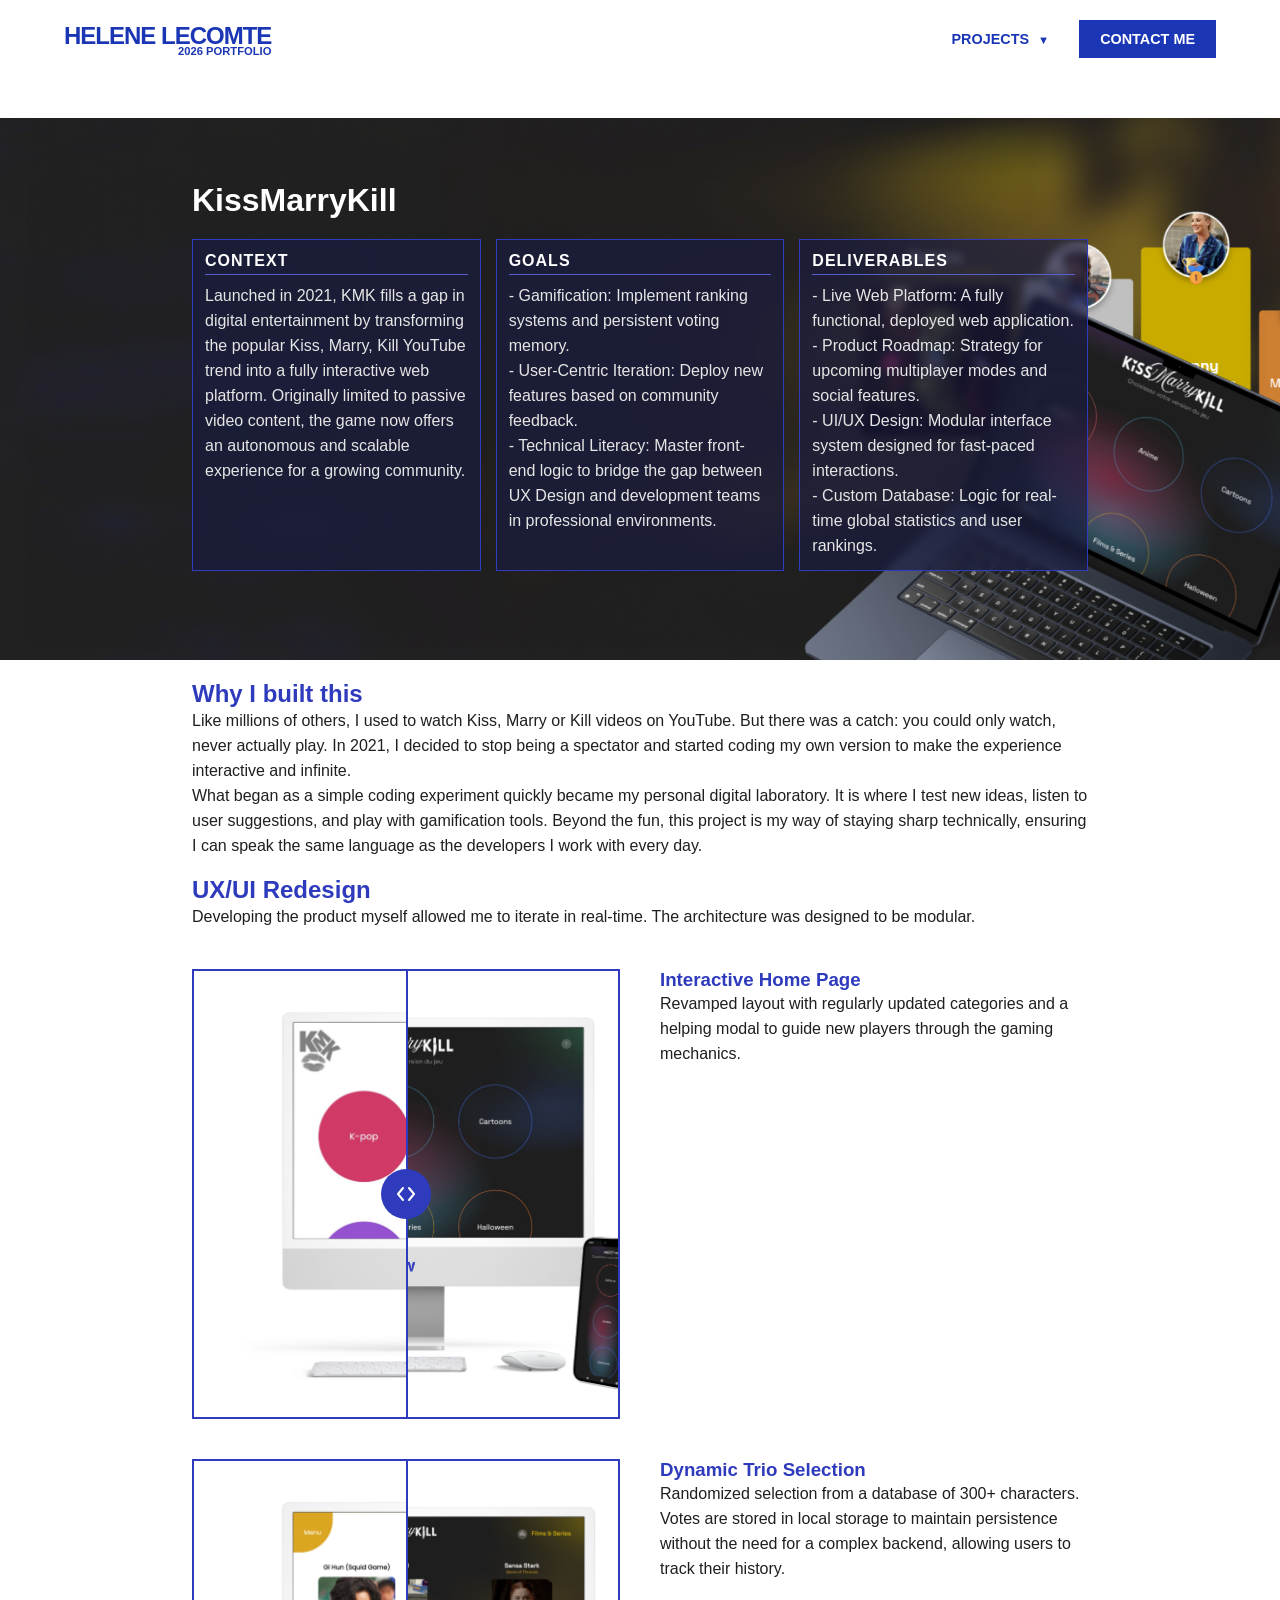
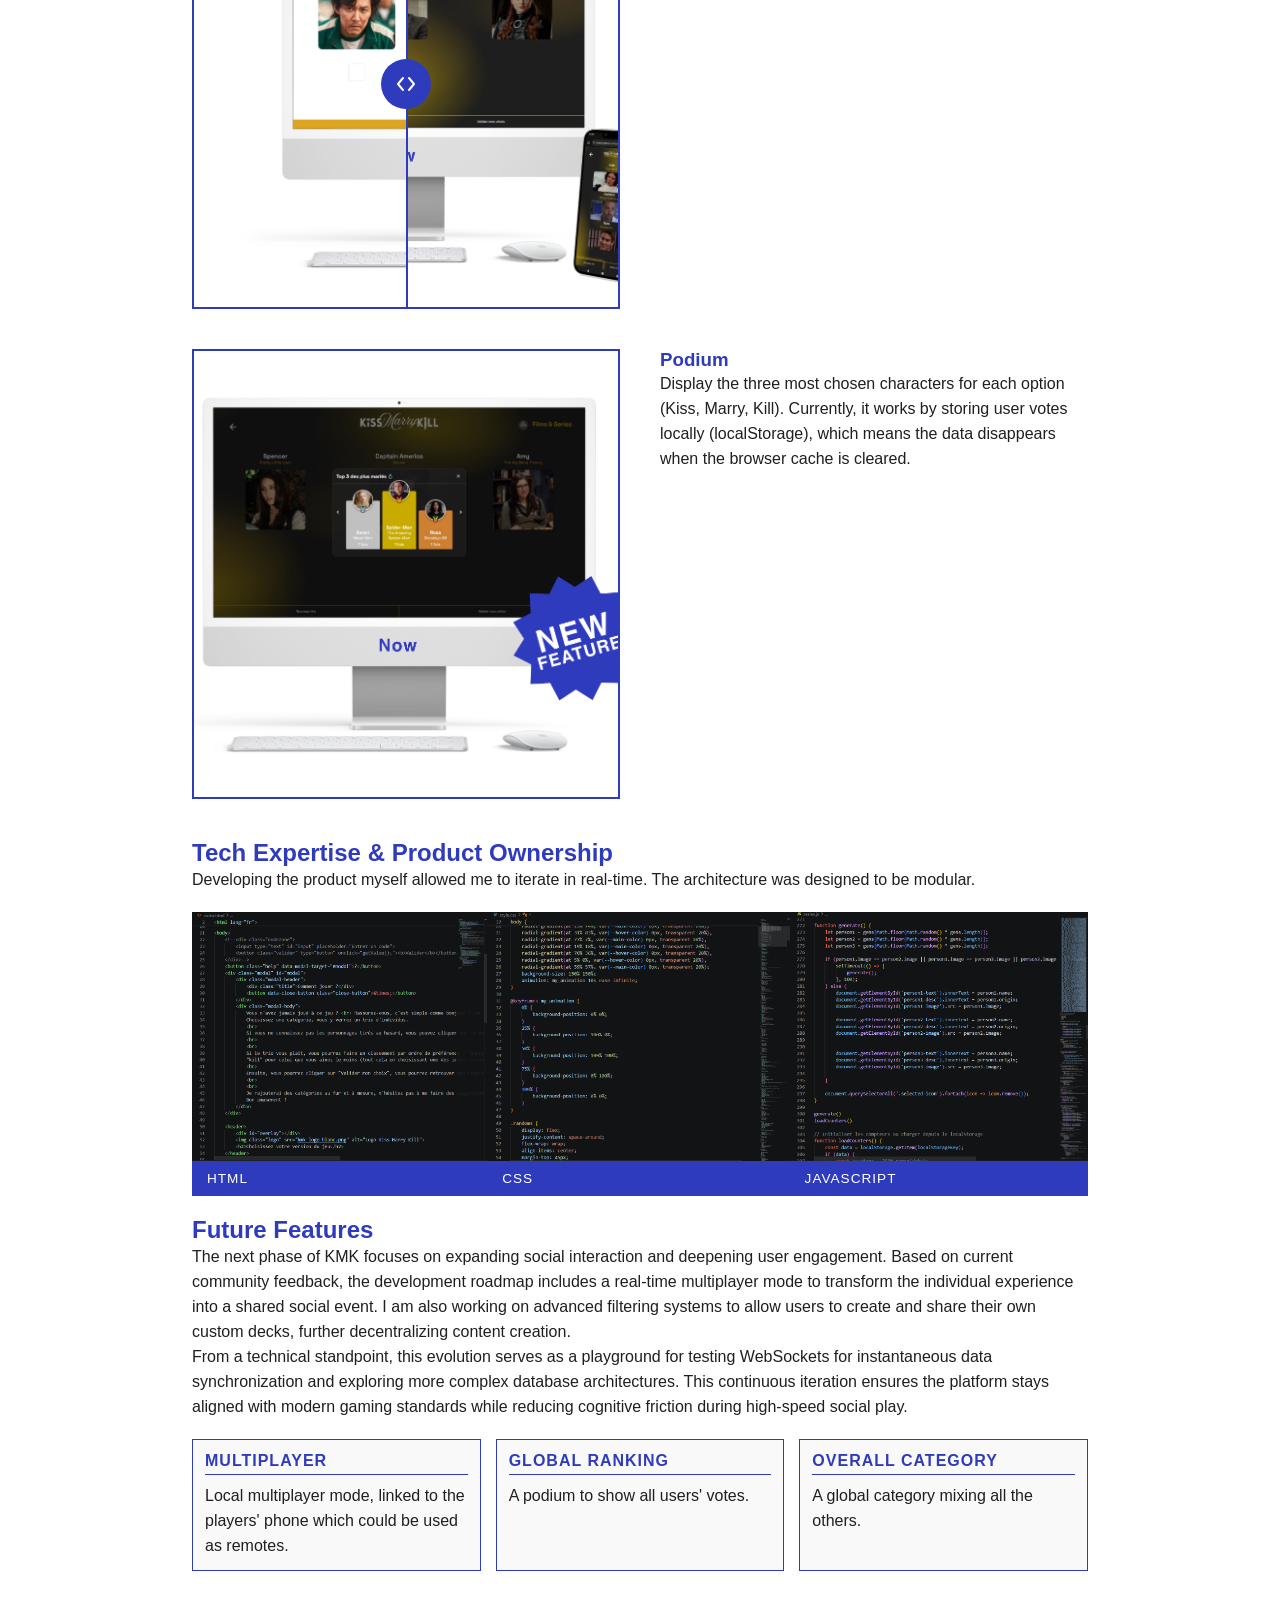
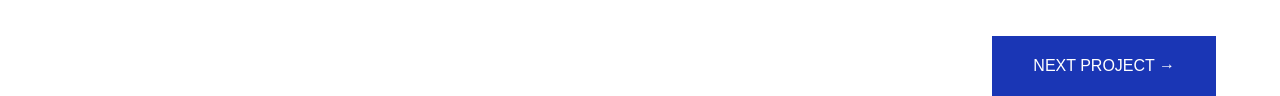
<file: kmk.html>
<!DOCTYPE html>
<html lang="en">
<head>
    <meta charset="UTF-8">
    <meta name="viewport" content="width=device-width, initial-scale=1.0">
    <link rel="stylesheet" href="style.css">
    <link rel="preconnect" href="https://fonts.googleapis.com">
    <link rel="preconnect" href="https://fonts.gstatic.com" crossorigin>
    <link href="https://fonts.googleapis.com/css2?family=Jacquarda+Bastarda+9&display=swap" rel="stylesheet">
    <title>Hélène Lecomte – KissMarryKill</title>
</head>
<body>
    <div id="mobile-warning">
  <div class="warning-content">
    <div class="warning-icon">💻</div>
    <h1>Best experienced on desktop</h1>
    <p>This portfolio features complex layouts and interactive retro elements designed for larger screens.</p>
    <p class="handmade-note">Please switch to a computer for the full experience.</p>
  </div>
</div>

     <div id="loader">
  <div class="loader-name"><span style="font-family:'Jacquarda Bastarda 9',serif">H</span>ELENE_LECOMTE</div>
  <div class="loader-bar-track">
    <div class="loader-bar-fill"></div>
  </div>
  <div class="loader-label">LOADING...</div>
</div>

<header class="project-header">
  <div class="nav-container">
    <a href="index.html" class="logo">
      <span class="logo-main">HELENE LECOMTE</span>
      <span class="logo-sub">2026 PORTFOLIO</span>
    </a>
    <nav class="nav-links">
  <div class="dropdown" id="projectDropdown">
    <a href="#" onclick="toggleDropdown(event)">PROJECTS <span class="arrow">▼</span></a>
    <div class="dropdown-menu" id="dropdownMenu">
        <a href="maestro.html">Maestro</a>
      <a href="landmark.html">Landmark</a>
      <a href="dogliday.html">Dogliday</a>
      <a href="nix.html">NIX</a>
      <a href="kmk.html" class="active-project">KissMarryKill</a>
    </div>
  </div>
  <a href="javascript:void(0)" class="contact-btn" onclick="openContact()">CONTACT ME</a>
</nav>

<!-- Overlay Contact -->
<div class="contact-overlay" id="contactOverlay" onclick="closeContact(event)">
  <div class="contact-modal">
    <button class="contact-close" onclick="closeContact()">✕</button>
    <h2>Let's connect ;)</h2>
    <p class="contact-sub">Hélène Lecomte — UX/UI Designer</p>
    <div class="contact-links">
      <a href="mailto:helenelecomte14@gmail.com" class="contact-link">
        <span class="contact-icon">✉</span>
        <span>helenelecomte14@gmail.com</span>
      </a>
      <a href="https://www.linkedin.com/in/helene-lecomte-ux/" target="_blank" class="contact-link">
        <span class="contact-icon">in</span>
        <span>LinkedIn</span>
      </a>
      <a href="cv.pdf" target="_blank" class="contact-link">
        <span class="contact-icon">✽</span>
        <span>Curriculum Vitae</span>
      </a>
    </div>
  </div>
</div>
</header>

<div class="project-title" style="background-image: url('images/kmk-preview.png');">
    <h1 style="color: white;">KissMarryKill</h1>
    <div class="spec-grid">
        <div class="spec-box2">
            <span class="spec-label2">CONTEXT</span>
            <p>Launched in 2021, KMK fills a gap in digital entertainment by transforming the popular Kiss, Marry, Kill YouTube trend into a fully interactive web platform. Originally limited to passive video content, the game now offers an autonomous and scalable experience for a growing community.</p>
        </div>
        <div class="spec-box2">
            <span class="spec-label2">GOALS</span>
            <p>- Gamification: Implement ranking systems and persistent voting memory.<br>
               - User-Centric Iteration: Deploy new features based on community feedback.<br>
               - Technical Literacy: Master front-end logic to bridge the gap between UX Design and development teams in professional environments.</p>
        </div>
        <div class="spec-box2">
            <span class="spec-label2">DELIVERABLES</span>
            <p>- Live Web Platform: A fully functional, deployed web application.<br>
               - Product Roadmap: Strategy for upcoming multiplayer modes and social features.<br>
               - UI/UX Design: Modular interface system designed for fast-paced interactions.<br>
               - Custom Database: Logic for real-time global statistics and user rankings.</p>
        </div>
    </div>
</div>

<div class="project-page">
    <main class="project-container">
        <section id="context" class="project-section">
    <div class="text-block">
        <h2>Why I built this</h2>
        <p>Like millions of others, I used to watch Kiss, Marry or Kill videos on YouTube. But there was a catch: you could only watch, never actually play. In 2021, I decided to stop being a spectator and started coding my own version to make the experience interactive and infinite.</p>
        <p>What began as a simple coding experiment quickly became my personal digital laboratory. It is where I test new ideas, listen to user suggestions, and play with gamification tools. Beyond the fun, this project is my way of staying sharp technically, ensuring I can speak the same language as the developers I work with every day.</p>
    </div>
</section>
<br>
<div class="text-block">
                <h2>UX/UI Redesign</h2>
                <p>Developing the product myself allowed me to iterate in real-time. The architecture was designed to be modular.</p>
            </div>
<div class="project-comparison-wrapper">
                <div class="comparison-container">
                    <div class="comparison-slider">
                        <img src="images/kmk-home2.png" alt="After" class="image-after">
                        <div class="image-before-wrapper">
                            <img src="images/kmk-home1.png" alt="Before" class="image-before">
                        </div>
                        <input type="range" min="0" max="100" value="50" class="slider-input">
                        <div class="slider-line"></div>
                        <div class="slider-button">
    <svg width="20" height="20" viewBox="0 0 20 20" fill="none" xmlns="http://www.w3.org/2000/svg">
        <polyline points="7,4 2,10 7,16" stroke="white" stroke-width="2" stroke-linecap="round" stroke-linejoin="round"/>
        <polyline points="13,4 18,10 13,16" stroke="white" stroke-width="2" stroke-linecap="round" stroke-linejoin="round"/>
    </svg>
</div>
                    </div>
                </div>
                <div class="comparison-text">
                    <h3>Interactive Home Page</h3>
                    <p>Revamped layout with regularly updated categories and a helping modal to guide new players through the gaming mechanics.</p>
                </div>
            </div>

            <div class="project-comparison-wrapper">
                <div class="comparison-container">
                    <div class="comparison-slider">
                        <img src="images/kmk-cat2.png" alt="After" class="image-after">
                        <div class="image-before-wrapper">
                            <img src="images/kmk-cat1.png" alt="Before" class="image-before">
                        </div>
                        <input type="range" min="0" max="100" value="50" class="slider-input">
                        <div class="slider-line"></div>
                        <div class="slider-button">
    <svg width="20" height="20" viewBox="0 0 20 20" fill="none" xmlns="http://www.w3.org/2000/svg">
        <polyline points="7,4 2,10 7,16" stroke="white" stroke-width="2" stroke-linecap="round" stroke-linejoin="round"/>
        <polyline points="13,4 18,10 13,16" stroke="white" stroke-width="2" stroke-linecap="round" stroke-linejoin="round"/>
    </svg>
</div>
                    </div>
                </div>
                <div class="comparison-text">
                    <h3>Dynamic Trio Selection</h3>
                    <p>Randomized selection from a database of 300+ characters. Votes are stored in local storage to maintain persistence without the need for a complex backend, allowing users to track their history.</p>
                </div>
            </div>

        <div class="project-comparison-wrapper">
    <div class="comparison-container">
        <div class="comparison-slider">
            <img src="images/kmk-podium.png" alt="After Redesign" class="image-after">
        </div>
    </div>
    <div>
        <h3>Podium</h3>
        <p>Display the three most chosen characters for each option (Kiss, Marry, Kill).

Currently, it works by storing user votes locally (localStorage), which means the data disappears when the browser cache is cleared.</p>
    </div>
    </div>
</section>
        </section>

        <section class="project-section">
            <div class="text-block">
                <h2>Tech Expertise & Product Ownership</h2>
                <p>Developing the product myself allowed me to iterate in real-time. The architecture was designed to be modular.</p>
            </div>
            <section class="full-width-gallery nix-gallery">
    <figure class="gallery-item">
        <img src="images/kmk-html.png" alt="modeling">
        <figcaption>HTML</figcaption>
    </figure>
    <figure class="gallery-item">
        <img src="images/kmk-css.png" alt="materials">
        <figcaption>CSS</figcaption>
    </figure>
    <figure class="gallery-item">
        <img src="images/kmk-js.png" alt="rendering">
        <figcaption>JavaScript</figcaption>
    </figure>
</section>
        </section>

        <section id="roadmap" class="project-section">
    <div class="text-block">
        <h2>Future Features</h2>
        <p>The next phase of KMK focuses on expanding social interaction and deepening user engagement. Based on current community feedback, the development roadmap includes a real-time multiplayer mode to transform the individual experience into a shared social event. I am also working on advanced filtering systems to allow users to create and share their own custom decks, further decentralizing content creation.</p>
        <p>From a technical standpoint, this evolution serves as a playground for testing WebSockets for instantaneous data synchronization and exploring more complex database architectures. This continuous iteration ensures the platform stays aligned with modern gaming standards while reducing cognitive friction during high-speed social play.</p>
    </div>

    <div class="spec-grid">
                <div class="spec-box">
                    <span class="spec-label">MULTIPLAYER</span>
                    <p>Local multiplayer mode, linked to the players' phone which could be used as remotes.</p>
                </div>
                <div class="spec-box">
                    <span class="spec-label">GLOBAL RANKING</span>
                    <p>A podium to show all users' votes.</p>
                </div>
                <div class="spec-box">
                    <span class="spec-label">OVERALL CATEGORY</span>
                    <p>A global category mixing all the others.</p>
                </div>
            </div>
</section>

        <a href="maestro.html" class="next-btn">NEXT PROJECT    →</a>
    </main>
</div>

<script src="script.js"></script>
</body>
</html>
</file>
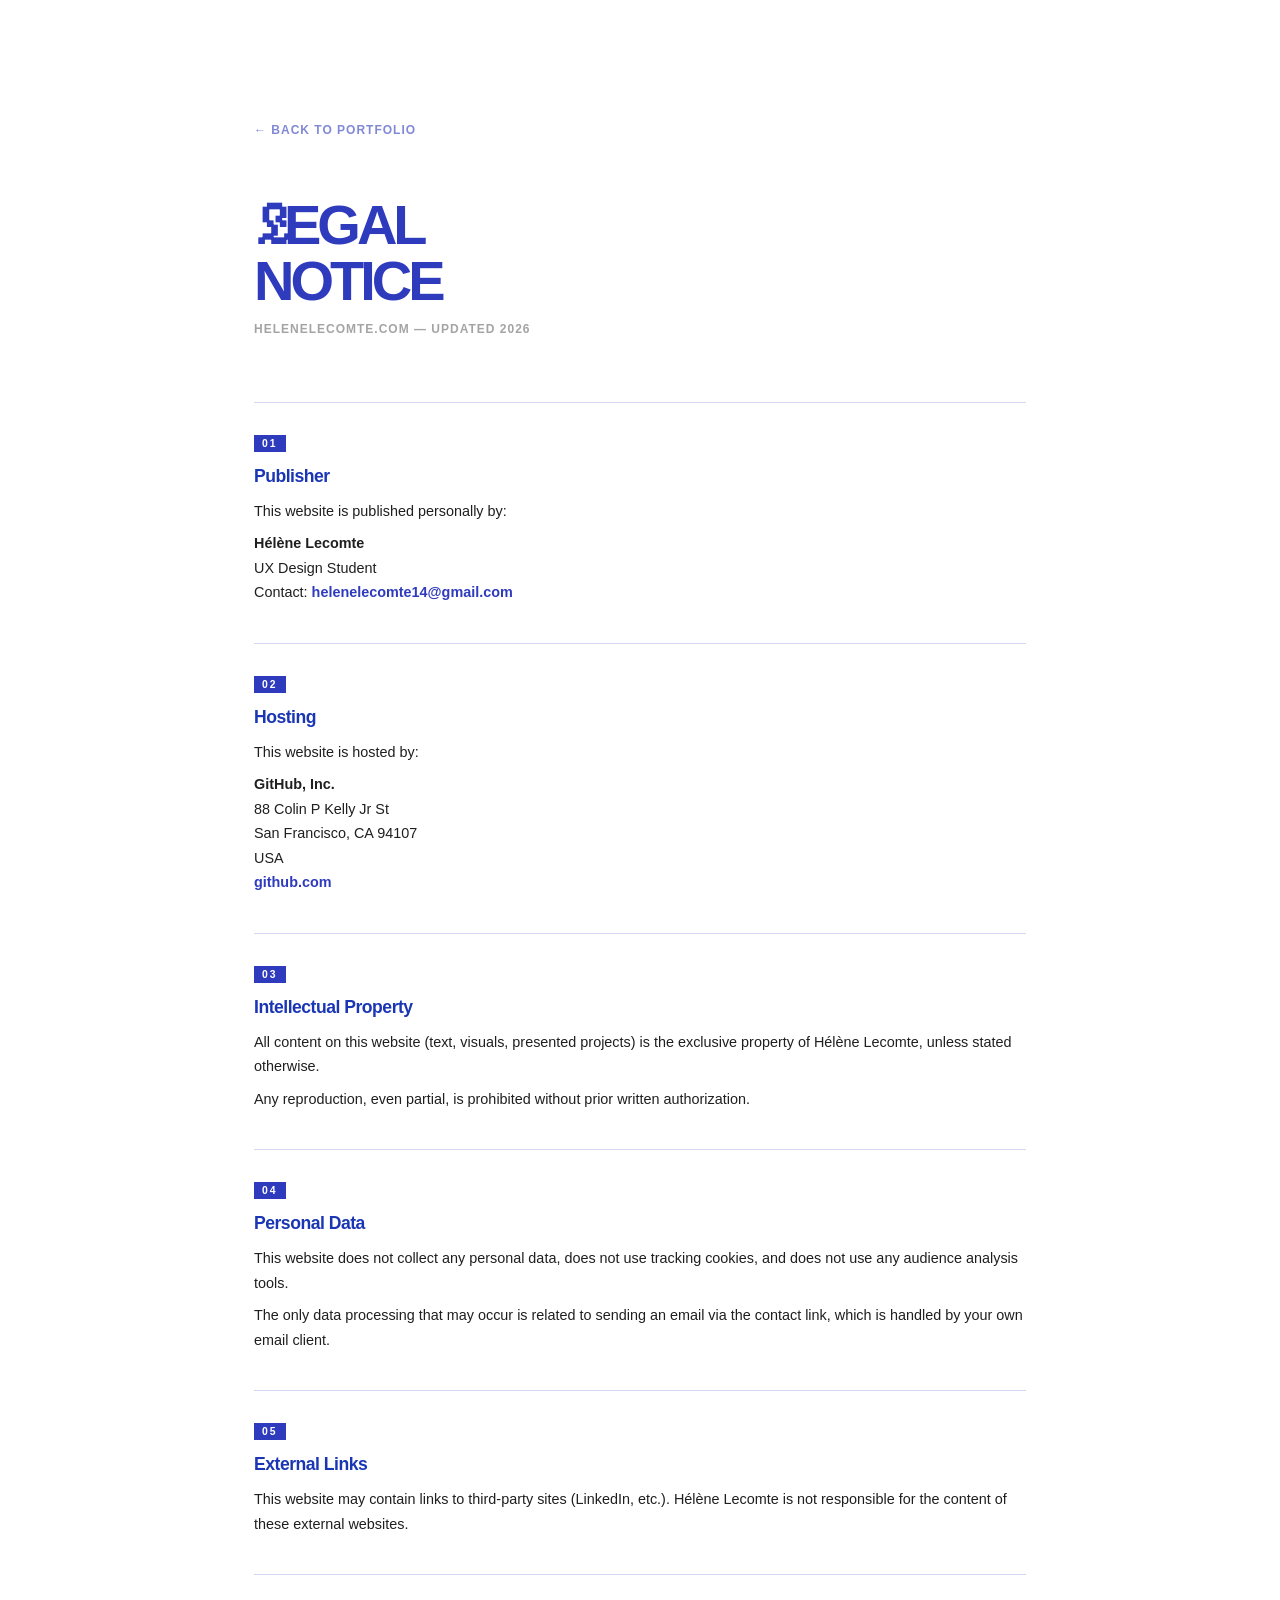
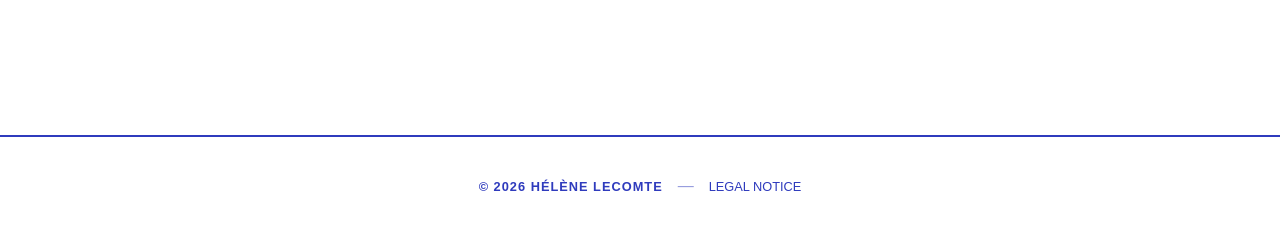
<file: legal.html>
<!DOCTYPE html>
<html lang="en">
<head>
  <meta charset="UTF-8">
  <meta name="viewport" content="width=device-width, initial-scale=1.0">
  <link rel="stylesheet" href="style.css">
  <link rel="preconnect" href="https://fonts.googleapis.com">
  <link rel="preconnect" href="https://fonts.gstatic.com" crossorigin>
  <link href="https://fonts.googleapis.com/css2?family=Jacquarda+Bastarda+9&display=swap" rel="stylesheet">
  <title>Legal Notice – Hélène Lecomte</title>
  <style>
    .legal-page {
      max-width: 900px;
      margin: 0 auto;
      padding: 120px 5% 80px;
    }

    .legal-back {
      display: inline-flex;
      align-items: center;
      gap: 8px;
      font-size: 0.75rem;
      font-weight: bold;
      letter-spacing: 1px;
      text-transform: uppercase;
      color: #2f3bbd;
      text-decoration: none;
      margin-bottom: 60px;
      opacity: 0.6;
      transition: opacity 0.2s;
    }

    .legal-back:hover {
      opacity: 1;
      text-decoration: none;
    }

    .legal-heading {
      font-size: 56px;
      font-weight: 900;
      color: #2f3bbd;
      letter-spacing: -4px;
      line-height: 1;
      margin-bottom: 8px;
    }

    .legal-heading .alt {
      font-family: "Jacquarda Bastarda 9", serif;
    }

    .legal-meta {
      font-size: 0.75rem;
      font-weight: bold;
      letter-spacing: 1px;
      text-transform: uppercase;
      opacity: 0.4;
      margin-bottom: 60px;
    }

    .legal-section {
      border-top: 1px solid #2f3bbd33;
      padding: 30px 0;
    }

    .legal-section:last-of-type {
      border-bottom: 1px solid #2f3bbd33;
    }

    .legal-label {
      display: inline-block;
      font-size: 0.65rem;
      font-weight: bold;
      letter-spacing: 2px;
      text-transform: uppercase;
      color: #ffffff;
      background: #2f3bbd;
      padding: 3px 8px;
      margin-bottom: 14px;
    }

    .legal-section h2 {
      font-size: 1.1rem;
      font-weight: 900;
      color: #1a36b5;
      letter-spacing: -0.5px;
      margin-bottom: 12px;
    }

    .legal-section p {
      font-size: 0.9rem;
      line-height: 1.7;
      color: #1f1f1f;
      margin-bottom: 8px;
    }

    .legal-section a {
      color: #2f3bbd;
      font-weight: bold;
    }

    .legal-section a:hover {
      text-decoration: underline;
    }
  </style>
</head>

<body>

  <main class="legal-page">

    <a href="index.html" class="legal-back">← Back to portfolio</a>

    <h1 class="legal-heading"><span class="alt">L</span>EGAL<br>NOTICE</h1>
    <p class="legal-meta">HELENELECOMTE.COM — UPDATED 2026</p>

    <div class="legal-section">
      <span class="legal-label">01</span>
      <h2>Publisher</h2>
      <p>This website is published personally by:</p>
      <p><strong>Hélène Lecomte</strong><br>
      UX Design Student<br>
      Contact: <a href="mailto:helenelecomte14@gmail.com">helenelecomte14@gmail.com</a></p>
    </div>

    <div class="legal-section">
      <span class="legal-label">02</span>
      <h2>Hosting</h2>
      <p>This website is hosted by:</p>
      <p><strong>GitHub, Inc.</strong><br>
      88 Colin P Kelly Jr St<br>
      San Francisco, CA 94107<br>
      USA<br>
      <a href="https://github.com" target="_blank" rel="noopener">github.com</a></p>
    </div>

    <div class="legal-section">
      <span class="legal-label">03</span>
      <h2>Intellectual Property</h2>
      <p>All content on this website (text, visuals, presented projects) is the exclusive property of Hélène Lecomte, unless stated otherwise.</p>
      <p>Any reproduction, even partial, is prohibited without prior written authorization.</p>
    </div>

    <div class="legal-section">
      <span class="legal-label">04</span>
      <h2>Personal Data</h2>
      <p>This website does not collect any personal data, does not use tracking cookies, and does not use any audience analysis tools.</p>
      <p>The only data processing that may occur is related to sending an email via the contact link, which is handled by your own email client.</p>
    </div>

    <div class="legal-section">
      <span class="legal-label">05</span>
      <h2>External Links</h2>
      <p>This website may contain links to third-party sites (LinkedIn, etc.). Hélène Lecomte is not responsible for the content of these external websites.</p>
    </div>

  </main>

  <footer class="site-footer">
    <div class="footer-inner">
      <span class="footer-name">© 2026 Hélène Lecomte</span>
      <span class="footer-sep">—</span>
      <a href="legal.html" class="footer-link">Legal Notice</a>
    </div>
  </footer>

</body>
</html>
</file>
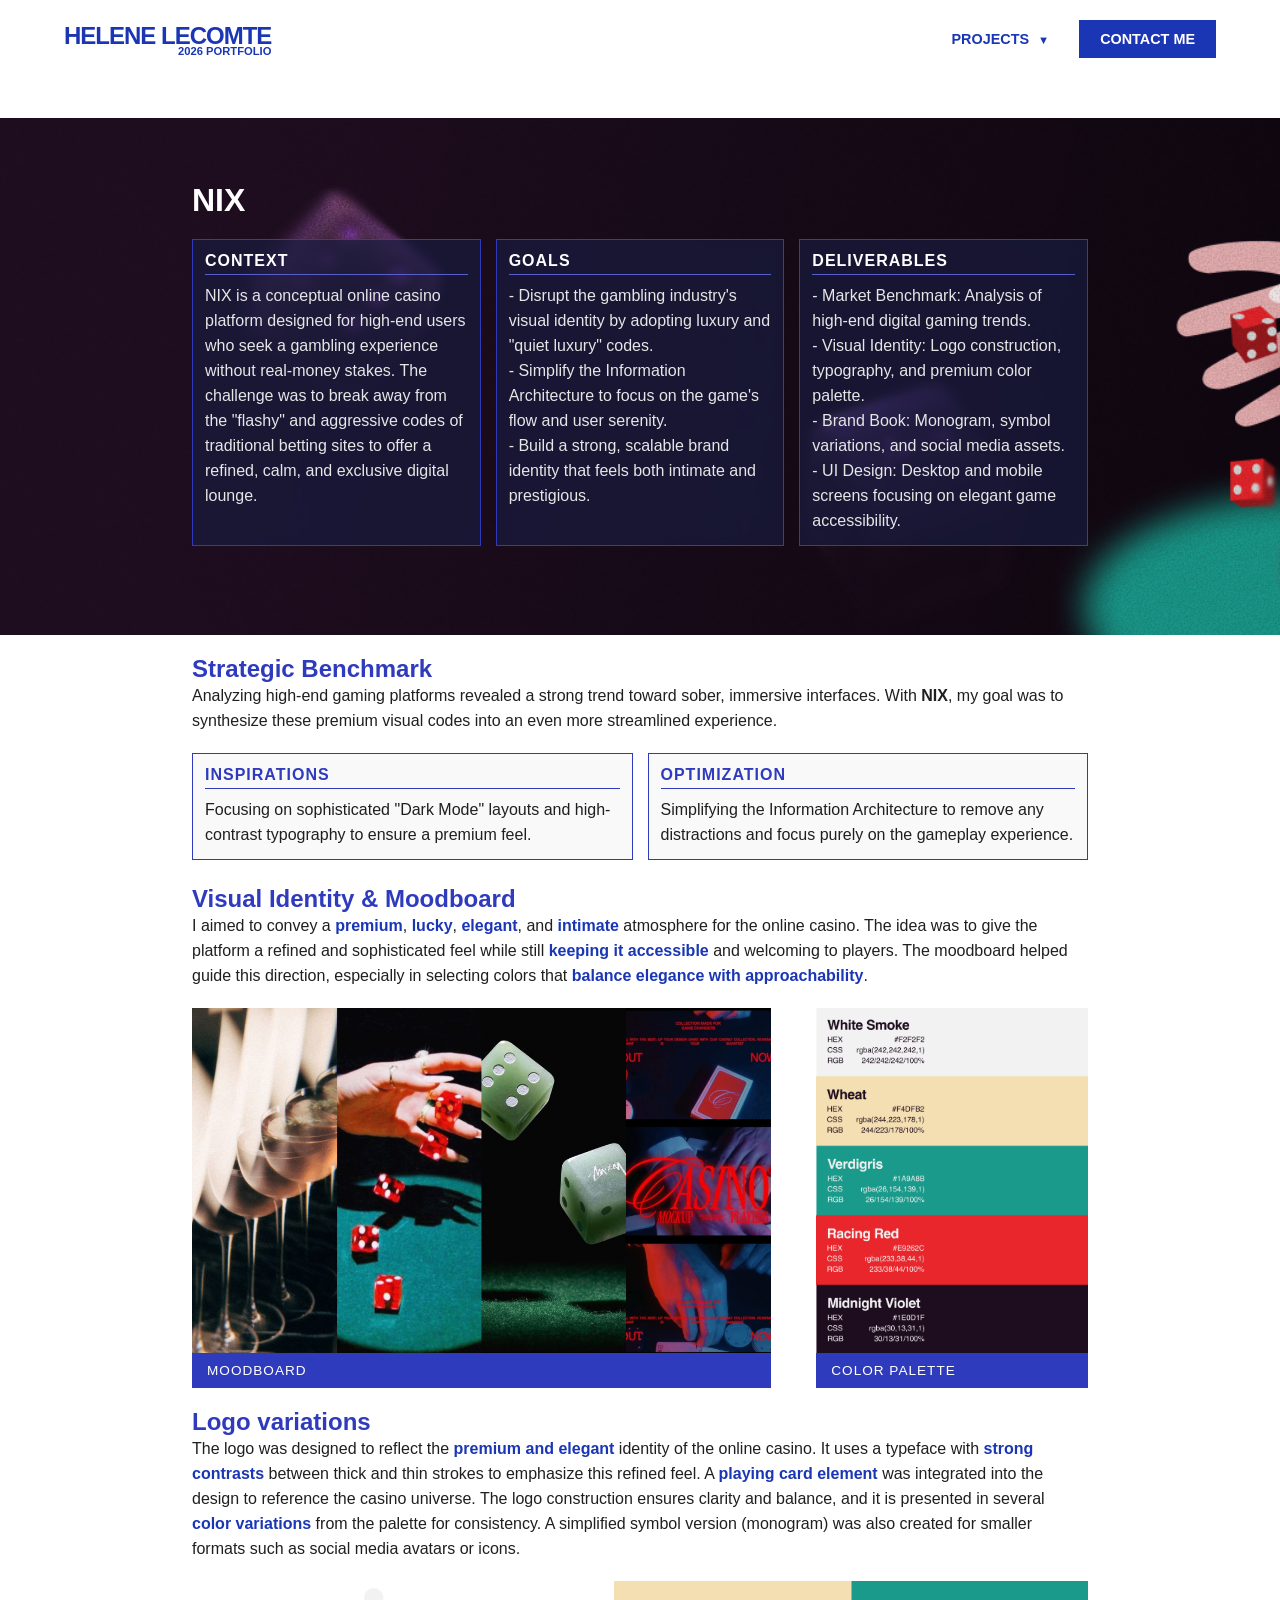
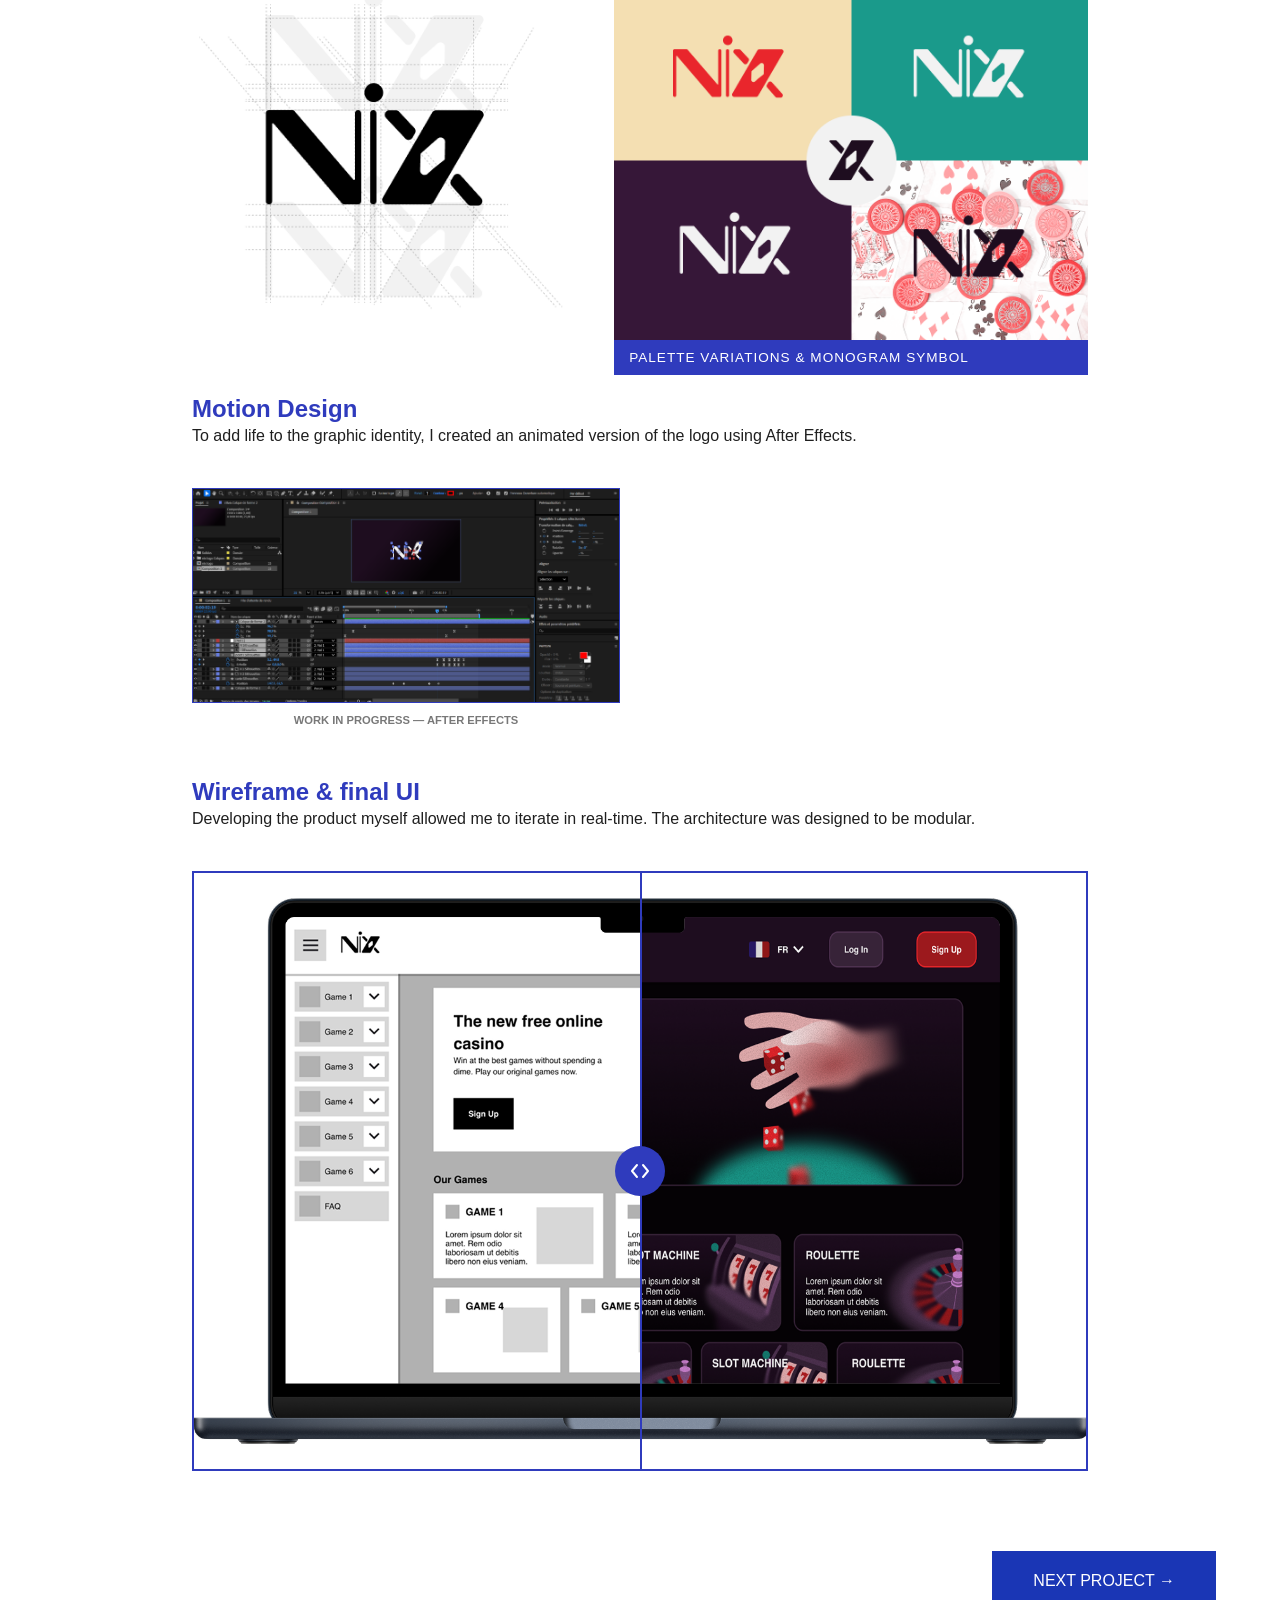
<file: nix.html>
<!DOCTYPE html>
<html lang="en">
<head>
    <meta charset="UTF-8">
    <meta name="viewport" content="width=device-width, initial-scale=1.0">
    <link rel="stylesheet" href="style.css">
    <link rel="preconnect" href="https://fonts.googleapis.com">
    <link rel="preconnect" href="https://fonts.gstatic.com" crossorigin>
    <link href="https://fonts.googleapis.com/css2?family=Jacquarda+Bastarda+9&display=swap" rel="stylesheet">
    <title>Hélène Lecomte – NIX</title>
</head>
<body>
    <div id="mobile-warning">
  <div class="warning-content">
    <div class="warning-icon">💻</div>
    <h1>Best experienced on desktop</h1>
    <p>This portfolio features complex layouts and interactive retro elements designed for larger screens.</p>
    <p class="handmade-note">Please switch to a computer for the full experience.</p>
  </div>
</div>
     <div id="loader">
  <div class="loader-name"><span style="font-family:'Jacquarda Bastarda 9',serif">H</span>ELENE_LECOMTE</div>
  <div class="loader-bar-track">
    <div class="loader-bar-fill"></div>
  </div>
  <div class="loader-label">LOADING...</div>
</div>

<header class="project-header">
  <div class="nav-container">
    <a href="index.html" class="logo">
      <span class="logo-main">HELENE LECOMTE</span>
      <span class="logo-sub">2026 PORTFOLIO</span>
    </a>
    <nav class="nav-links">
  <div class="dropdown" id="projectDropdown">
    <a href="#" onclick="toggleDropdown(event)">PROJECTS <span class="arrow">▼</span></a>
    <div class="dropdown-menu" id="dropdownMenu">
        <a href="maestro.html">Maestro</a>
      <a href="landmark.html">Landmark</a>
      <a href="dogliday.html">Dogliday</a>
      <a href="nix.html" class="active-project">NIX</a>
      <a href="kmk.html">KissMarryKill</a>
    </div>
  </div>
  <a href="javascript:void(0)" class="contact-btn" onclick="openContact()">CONTACT ME</a>
</nav>

<!-- Overlay Contact -->
<div class="contact-overlay" id="contactOverlay" onclick="closeContact(event)">
  <div class="contact-modal">
    <button class="contact-close" onclick="closeContact()">✕</button>
    <h2>Let's connect ;)</h2>
    <p class="contact-sub">Hélène Lecomte — UX/UI Designer</p>
    <div class="contact-links">
      <a href="mailto:helenelecomte14@gmail.com" class="contact-link">
        <span class="contact-icon">✉</span>
        <span>helenelecomte14@gmail.com</span>
      </a>
      <a href="https://www.linkedin.com/in/helene-lecomte-ux/" target="_blank" class="contact-link">
        <span class="contact-icon">in</span>
        <span>LinkedIn</span>
      </a>
      <a href="cv.pdf" target="_blank" class="contact-link">
        <span class="contact-icon">✽</span>
        <span>Curriculum Vitae</span>
      </a>
    </div>
  </div>
</div>
</header>

<div class="project-title" style="background-image: url('images/nix-preview.png');">
    <h1 style="color: white;">NIX</h1>
    <div class="spec-grid">
        <div class="spec-box2">
            <span class="spec-label2">CONTEXT</span>
            <p>NIX is a conceptual online casino platform designed for high-end users who seek a gambling experience without real-money stakes. The challenge was to break away from the "flashy" and aggressive codes of traditional betting sites to offer a refined, calm, and exclusive digital lounge.</p>
        </div>
        <div class="spec-box2">
            <span class="spec-label2">GOALS</span>
            <p>- Disrupt the gambling industry's visual identity by adopting luxury and "quiet luxury" codes.<br>
               - Simplify the Information Architecture to focus on the game's flow and user serenity.<br>
               - Build a strong, scalable brand identity that feels both intimate and prestigious.</p>
        </div>
        <div class="spec-box2">
            <span class="spec-label2">DELIVERABLES</span>
            <p>- Market Benchmark: Analysis of high-end digital gaming trends.<br>
               - Visual Identity: Logo construction, typography, and premium color palette.<br>
               - Brand Book: Monogram, symbol variations, and social media assets.<br>
               - UI Design: Desktop and mobile screens focusing on elegant game accessibility.</p>
        </div>
    </div>
</div>

<div class="project-page">
    <main class="project-container">
        <section class="project-section">
    <div class="text-block">
        <h2>Strategic Benchmark</h2>
        <p>Analyzing high-end gaming platforms revealed a strong trend toward sober, immersive interfaces. With <strong>NIX</strong>, my goal was to synthesize these premium visual codes into an even more streamlined experience.</p>
        
        <div class="spec-grid">
            <div class="spec-box">
                <span class="spec-label">INSPIRATIONS</span>
                <p>Focusing on sophisticated "Dark Mode" layouts and high-contrast typography to ensure a premium feel.</p>
            </div>
            <div class="spec-box">
                <span class="spec-label">OPTIMIZATION</span>
                <p>Simplifying the Information Architecture to remove any distractions and focus purely on the gameplay experience.</p>
            </div>
        </div>
    </div>
</section>

        <section class="project-section reverse">
            <div class="text-block">
                <h2>Visual Identity & Moodboard</h2>
                <p>I aimed to convey a <b>premium</b>, <b>lucky</b>, <b>elegant</b>, and <b>intimate</b> atmosphere for the online casino. The idea was to give the platform a refined and sophisticated feel while still <b>keeping it accessible</b> and welcoming to players. The moodboard helped guide this direction, especially in selecting colors that <b>balance elegance with approachability</b>.</p>
                <section class="full-width-gallery-gap nix-gallery">
    <figure class="gallery-item">
        <img src="images/nix-moodboard.png" alt="Moodboard">
        <figcaption>Moodboard</figcaption>
    </figure>
    <figure class="gallery-item">
        <img src="images/nix-palette.png" alt="Palette">
        <figcaption>Color palette</figcaption>
    </figure>
</section>
        </section>

        <section class="project-section reverse">
            <div class="text-block">
                <h2>Logo variations</h2>
                <p>The logo was designed to reflect the <b>premium and elegant</b> identity of the online casino. It uses a typeface with <b>strong contrasts</b> between thick and thin strokes to emphasize this refined feel. A <b>playing card element</b> was integrated into the design to reference the casino universe. The logo construction ensures clarity and balance, and it is presented in several <b>color variations</b> from the palette for consistency. A simplified symbol version (monogram) was also created for smaller formats such as social media avatars or icons.</p>
                <section class="full-width-gallery-gap nix-gallery">
    <figure class="gallery-item">
        <img src="images/nix-logo.png" alt="Logo construction">
    </figure>
    <figure class="gallery-item">
        <img src="images/nix-logocouleurs.png" alt="Palette">
        <figcaption>Palette variations & monogram symbol</figcaption>
    </figure>
</section>
        </section>

           <section class="project-section">
    <div class="text-block">
        <h2>Motion Design</h2>
        <p>To add life to the graphic identity, I created an animated version of the logo using After Effects.</p>
    </div>
    
    <div class="project-comparison-wrapper">
        <div style="flex: 1; min-width: 0; display: flex; flex-direction: column;">
            <div class="image" style="flex: 1;">
                <img src="images/nix-aftereffects.png" alt="After Effects Workspace" style="width: 100%; height: 100%; object-fit: cover; display: block;">
            </div>
            <p style="font-size: 0.7rem; padding: 5px; text-align: center; font-weight: bold; text-transform: uppercase; opacity: 0.6;">Work in progress — After Effects</p>
        </div>

        <video src="images/nix-motion.mp4"
           autoplay loop muted playsinline>
    </video>
    </div>
</section>

<div class="text-block">
                <h2>Wireframe & final UI</h2>
                <p>Developing the product myself allowed me to iterate in real-time. The architecture was designed to be modular.</p>
            </div>
<div class="project-comparison-wrapper" style="justify-content: center;">
    <div class="comparison-container" style="max-width: 900px; width: 100%;">
        <div class="comparison-slider" style="height: 600px;">
            <img src="images/nix-ui.png" alt="After" class="image-after">
            <div class="image-before-wrapper">
                <img src="images/nix-wireframe.png" alt="Before" class="image-before" style="min-width: 900px;">
            </div>
            <input type="range" min="0" max="100" value="50" class="slider-input">
            <div class="slider-line"></div>
            <div class="slider-button">
    <svg width="20" height="20" viewBox="0 0 20 20" fill="none" xmlns="http://www.w3.org/2000/svg">
        <polyline points="7,4 2,10 7,16" stroke="white" stroke-width="2" stroke-linecap="round" stroke-linejoin="round"/>
        <polyline points="13,4 18,10 13,16" stroke="white" stroke-width="2" stroke-linecap="round" stroke-linejoin="round"/>
    </svg>
</div>
        </div>
    </div>
</div>

        <a href="kmk.html" class="next-btn">NEXT PROJECT    →</a>
    </main>
</div>
<script src="script.js"></script>
</body>
</html>
</file>
<file: style.css>
* {
  margin: 0;
  padding: 0;
  box-sizing: border-box;
  font-family: Helvetica, sans-serif;
}

body {
  background: #ffffff;
  color: #2f3bbd;
  overflow-x: hidden;
}

/* ===== LOADER ===== */

#loader {
  position: fixed;
  inset: 0;
  background: #ffffff;
  z-index: 99999;
  display: flex;
  flex-direction: column;
  align-items: center;
  justify-content: center;
  gap: 16px;
  transition: opacity 0.4s ease;
}

#loader.hidden {
  opacity: 0;
  pointer-events: none;
}

.loader-name {
  font-family: Helvetica, sans-serif;
  font-weight: 900;
  font-size: 28px;
  letter-spacing: -2px;
  color: #2f3bbd;
}

.loader-bar-track {
  width: 200px;
  height: 2px;
  background: #e0e3f8;
}

.loader-bar-fill {
  height: 100%;
  width: 0%;
  background: #2f3bbd;
  animation: load 1s ease forwards;
}

.loader-label {
  font-family: monospace;
  font-size: 11px;
  color: #2f3bbd;
  opacity: 0.5;
  letter-spacing: 2px;
}

@keyframes load {
  to { width: 100%; }
}

p {
  color: #1f1f1f;
  line-height: 25px;
}

.landmark, .dogliday, .nix, .maestro, .kmk {
  font-weight: 700;
}

/* 1. Largeur de la barre */
::-webkit-scrollbar {
  width: 15px;
}

/* 2. Le fond (Track) : On utilise un motif pointillé pour le côté rétro */
::-webkit-scrollbar-track {
  background-color: #ffffff;
  background-size: 2px 2px;
  border: 2px solid;
  border-color: #2f3bbd55;
}

/* 3. Le curseur (Handle) : L'effet relief est ici ! */
::-webkit-scrollbar-thumb {
  background: #2f3bbd;
  /* Effet 3D : clair en haut/gauche, sombre en bas/droite */
}

::-webkit-scrollbar-thumb:active {
  /* Inversion du relief quand on clique */
  background-color: #6c74ca;
}

/* ===== TOP SCROLLING BANNER ===== */

.banner {
  position: absolute;
  top: 0;
  width: 100%;
  overflow: hidden;
  white-space: nowrap;
  background: transparent;
  padding: 10px 0;
  z-index: 1000;
}

.banner-content {
  display: inline-block;
  animation: scroll 15s linear infinite;
  font-weight: bold;
  font-size: 14px;
  opacity: 0.6;
}

@keyframes scroll {
  from { transform: translateX(0); }
  to { transform: translateX(-50%); }
}

/* ===== MAIN LAYOUT ===== */

.container {
  min-height: 100vh;
  display: flex;
  flex-direction: column;
  justify-content: center;
  align-items: center;
  padding-top: 60px;
  text-align: center;
  position: relative;
}

.item {
  position: absolute;
  z-index: 1;
  padding: 10px; /* Espace entre l'image et le cadre bleu */
  border: 1px solid #4855e0; /* La ligne bleue du cadre */
  display: inline-block;
}

.item img {
  display: block;
  max-width: 150px; /* Ajuste la taille globale ici */
  height: auto;
  /* Optionnel : appliquer un filtre bleu pour coller à ton design */
  filter: contrast(1.2) sepia(100%) hue-rotate(190deg) saturate(2);
}

/* Les petits carrés aux 4 coins */
.item::before, .item::after {
  content: "";
  position: absolute;
  width: 6px;
  height: 6px;
  background: white;
  border: 1px solid #4855e0;
}

/* Placement des coins (Top-Left et Bottom-Right) */
.item::before { top: -4px; left: -4px; box-shadow: calc(100% + 2px) 0 0 0 transparent;}
.item::after { bottom: -4px; right: -4px; }

/* Ajout manuel des 2 autres coins via des div si tu veux la perfection, 
   mais voici déjà les rotations pour l'effet déstructuré */
.box-ticket { transform: rotate(-10deg); }
.box-violin { transform: rotate(5deg);}
.box-flower { transform: rotate(-5deg); }
.box-disco  { transform: rotate(10deg);}
.box-berry  { transform: rotate(-15deg);}
.box-headphone { transform: rotate(15deg);}

/* Responsive : On cache ou on réduit sur mobile */
@media (max-width: 768px) {
  .decor-layer { display: none; }
}

/* ===== TITLE ===== */

.title {
    font-family: Helvetica, sans-serif;
  font-size: 60px;
  font-weight: 900;
  letter-spacing: 2px;
  position: relative;
  letter-spacing: -5px;
}

.title span {
  display: inline-block;
  opacity: 0;
  transition: opacity 0.1s ease;
}

.title span:hover {
  font-weight: 1000;
  transform: translateY(-8px);
}

.cursor {
  display: inline-block;
  animation: blink 1s infinite;
}

@keyframes blink {
  0%, 50%, 100% { opacity: 1; }
  25%, 75% { opacity: 0; }
}

.alt {
    font-family: "Jacquarda Bastarda 9", serif;
}

.subtitle {
    letter-spacing: -1px;
  margin-top: -10px;
  font-size: 18px;
  font-weight: normal;
  text-align: end;
}

/* ===== PROJECTS ===== */

.projects {
  margin-top: 80px;
  width: 70%;
  display: flex;
  justify-content: space-evenly;
}

.column {
  display: flex;
  text-align: left;
  flex-direction: column;
  gap: 20px;
  font-size: 22px;
}

a {
  text-decoration: none;
  color: #2f3bbd;
}

a:hover {
  text-decoration: underline;
}

.projects a {
  position: relative;
  display: inline-block;
  transition: all 0.3s ease;
  color: inherit;
}

.projects a::before {
  content: ""; /* On laisse vide car on utilise un background-image */
  position: absolute;
  left: -35px; /* Ajuste selon la taille de ton icône */
  top: 50%;
  transform: translateY(-50%) translateX(-10px); /* Centré verticalement */
  width: 24px;  /* Largeur de ton icône */
  height: 24px; /* Hauteur de ton icône */
  background-size: contain;
  background-repeat: no-repeat;
  opacity: 0;
  transition: all 0.3s ease;
}

/* Effet au survol */
.projects a:hover {
  padding-left: 40px; 
}

.projects a:hover::before {
  opacity: 1;
  transform: translateY(-50%) translateX(0);
}

.landmark::before { background-image: url('images accueil/landmark.png'); }
.dogliday::before { background-image: url('images accueil/dogliday.png'); }
.kmk::before { background-image: url('images accueil/kmk.png'); }
.nix::before { background-image: url('images accueil/nix.png'); }
.maestro::before { background-image: url('images accueil/maestro.png'); }

/* Overlay de fond */
.overlay {
    display: none; /* Caché par défaut */
    position: fixed;
    top: 0; left: 0;
    width: 100%; height: 100%;
    background: rgba(0, 0, 0, 0.4); /* Fond sombre léger */
    z-index: 9999;
    justify-content: center;
    align-items: center;
}

/* La fenêtre (Modale) */
.modal {
    width: 90%;
    max-width: 700px;
    background: #fff;
    border: 2px solid #000;
    box-shadow: 10px 10px 0px #4855e0; /* Ombre décalée rétro */
    overflow: hidden;
    animation: openModal 0.2s ease-out;
}

@keyframes openModal {
    from { transform: scale(0.9); opacity: 0; }
    to { transform: scale(1); opacity: 1; }
}

/* Barre de titre (image 2) */
.modal-header {
    background: #1a36b5; /* Bleu intense */
    color: white;
    padding: 8px 12px;
    display: flex;
    justify-content: space-between;
    align-items: center;
    font-family: sans-serif;
    font-weight: bold;
    font-size: 14px;
}

.close-btn {
    background: none;
    border: none;
    color: white;
    font-size: 20px;
    cursor: pointer;
    line-height: 1;
}

/* Contenu intérieur */
.modal-content {
    padding: 25px;
    color: #000;
}

.modal-intro h2 { font-size: 2.5rem; color: #4855e0; margin: 0; letter-spacing: -2px;}
.modal-intro h3 { font-size: 0.9rem; text-transform: uppercase; margin-bottom: 20px; opacity: 0.7; }

/* Grid d'infos */
.info-grid { display: flex; gap: 10px; margin-bottom: 20px; }
.info-box { 
  margin-top: 20px;
    flex: 1; 
    border: 1px solid #4855e0; 
    padding: 10px; 
    background: #f4f4f4; 
}
.info-box .label { display: block; font-size: 10px; color: #4855e0; font-weight: bold; }
.info-box .value { font-size: 13px; font-weight: bold; }

/* Tags */
.tag-container { display: flex; gap: 8px; margin-bottom: 20px; flex-wrap: wrap; }
.tag { border: 1px solid #000; padding: 3px 10px; font-size: 11px; background: #fff; }

/* Layout principal */
.main-content { display: flex; gap: 20px; }
.modal-visual { flex: 1.2;}
#modal-img {background-size: cover; width: 100%; height: 5em; object-fit: cover; background-position: center;}
.modal-text { flex: 1; display: flex; flex-direction: column; justify-content: space-between; }
#modal-desc {
  margin-bottom: 8px;
}

.view-more-btn {
    background: #4855e0;
    color: white;
    text-align: center;
    padding: 12px;
    text-decoration: none;
    font-weight: bold;
    border: 2px solid #000;
    transition: 0.2s;
}

.view-more-btn:hover { background: #000; }

.project-header {
  width: 100%;
  padding: 20px 5%;
  background: white;
  font-family: Arial, sans-serif; /* Pour le côté propre UI */
}

.nav-container {
  display: flex;
  justify-content: space-between;
  align-items: center;
  margin-bottom: 40px;
}

/* Style du Logo */
.logo {
  text-decoration: none;
  color: #1a36b5;
  display: flex;
  flex-direction: column;
}

.logo-main {
  font-weight: 900;
  font-size: 1.5rem;
  letter-spacing: -1px;
}

.logo-sub {
  font-size: 0.7rem;
  font-weight: bold;
  margin-top: -5px;
  align-self: flex-end;
}

/* Navigation */
.nav-links {
  display: flex;
  align-items: center;
  gap: 30px;
}

.nav-links a {
  text-decoration: none;
  color: #1a36b5;
  font-weight: bold;
  font-size: 0.9rem;
}

/* Bouton Contact style Image 2/3 */
.contact-btn {
  background: #1a36b5 !important;
  color: white !important;
  padding: 10px 20px;
  border: 1px solid #1a36b5;
  transition: all 0.2s;
}

.contact-btn:hover {
  background: white !important;
  color: #1a36b5 !important;
}

.next-btn {
  background: #1a36b5 !important;
  color: white !important;
  padding: 20px 40px;
  border: 1px solid #1a36b5;
  transition: all 0.2s;
  position: absolute;
  right: 5%;
  margin: 40px 0;
}

.next-btn:hover {
  background: white !important;
  color: #1a36b5 !important;
}

/* Breadcrumb style Image 3 */
.breadcrumb {
  font-size: 0.95rem;
  color: #1a36b5;
  margin-top: 20px;
}

.path {
  opacity: 0.8;
}

.current-page {
  font-weight: bold;
}

/* Optionnel : La flèche du dropdown */
.arrow {
  font-size: 0.7rem;
  margin-left: 5px;
}

.project-page {
  padding: 20px 15%;
}

/* Container des encarts */
.spec-grid {
    display: flex;
    gap: 15px;
    margin-top: 20px;
    margin-bottom: 25px;
}

/* Style de chaque boîte */
.spec-box {
    flex: 1;
    border: 1px solid #2f3bbd; /* Ton bleu */
    padding: 12px;
    background: #f9f9f9;
    transition: transform 0.2s ease;
}

.spec-box:hover {
    transform: translateY(-5px);
    box-shadow: 4px 4px 0px #2f3bbd;
}

/* Libellé en haut de la boîte (en gras et bleu) */
.spec-label {
    display: block;
    font-weight: bold;
    color: #2f3bbd;
    letter-spacing: 1px;
    margin-bottom: 8px;
    border-bottom: 1px solid #2f3bbd;
    padding-bottom: 4px;
}

/* Texte à l'intérieur de la boîte */
.spec-box p {
    margin: 0; /* Reset du margin pour que ça tienne bien */
}

/* Style de chaque boîte */
.spec-box2 {
    flex: 1;
    border: 1px solid #2f3bbd; /* Ton bleu */
    padding: 12px;
    background: #1a1c40af;
    backdrop-filter: blur(4px);
    transition: transform 0.2s ease;
}

.spec-box2:hover {
    transform: translateY(-5px);
    box-shadow: 4px 4px 0px #2f3bbd;
}

/* Libellé en haut de la boîte (en gras et bleu) */
.spec-label2 {
    display: block;
    font-weight: bold;
    color: #ffffff;
    letter-spacing: 1px;
    margin-bottom: 8px;
    border-bottom: 1px solid #5760ca;
    padding-bottom: 4px;
}

/* Texte à l'intérieur de la boîte */
.spec-box2 p {
    margin: 0; /* Reset du margin pour que ça tienne bien */
    color: rgb(230, 230, 230);
}

/* Responsive : On les empile sur mobile pour que ça reste lisible */
@media (max-width: 600px) {
    .spec-grid {
        flex-direction: column;
    }
}

.image {
  border: 1px solid #2f3bbd;
}

.project-title {
  padding: 5% 15%;
  background-repeat: no-repeat;
  background-position: center;
  background-size: cover;
}

.about-section {
    width: 100%;
    margin-top: 100px;
    padding: 100px 5%; /* Un peu de padding pour laisser respirer */
    position: relative; /* Indispensable pour placer le bandeau bleu */
    display: flex;
    justify-content: center;
    overflow: hidden; /* Empêche les débordements */
}

.about-content {
    width: 100%;
    display: flex;
    justify-content: space-between;
    align-items: center;
    position: relative;
    z-index: 2; /* Devant le bandeau bleu */
}

.about-text h1 {
    font-size: 48px;
    color: #1a36b5; /* Bleu foncé identique au logo */
    margin-bottom: 10px;
}

b {
  color: #1a36b5;
}

.about-image-container {
    position: relative;
    background-color: white;
    line-height: 0;
}

.about-portrait {
    width: 250px; /* Ajustez la taille selon vos besoins */
    height: auto;
    display: block;
}

/* Responsive : On empile les éléments sur mobile */
@media (max-width: 768px) {
    .about-content {
        flex-direction: column;
        text-align: center;
    }
    .about-image-container {
        margin-top: 30px;
    }
}

.full-width-gallery {
    margin: 20px 0;
    display: flex;
    width: 100%;
    position: relative;
    left: 50%;
    transform: translateX(-50%);
    align-items: stretch; /* Force les colonnes à avoir la même hauteur */
}

.full-width-gallery-gap {
    margin: 20px 0;
    display: flex;
    width: 100%;
    position: relative;
    left: 50%;
    transform: translateX(-50%);
    gap: 5%;
    align-items: stretch; /* Force les colonnes à avoir la même hauteur */
}

.gallery-item {
    flex: 1 1 auto;
    margin: 0;
    display: flex;
    flex-direction: column; /* Empile l'image et la légende verticalement */
}

.gallery-item img {
    width: 100%;
    height: 35vw; /* On garde la hauteur proportionnelle pour l'image */
    display: block;
    object-fit: cover;
}

.gallery-item figcaption {
    background-color: #2f3bbd; /* Ton bleu signature */
    color: white;
    padding: 10px 15px;
    font-size: 0.85rem;
    font-family: Helvetica, sans-serif;
    text-transform: uppercase;
    letter-spacing: 1px;
}

/* Optionnel : Pour que les images aient la même hauteur si elles sont différentes */
.retro-table {
    width: 100%;
    border-collapse: collapse;
    border: 2px solid #2f3bbd; /* Ton bleu signature */
    margin: 20px 0;
    background-color: #ffffff;
}

.retro-table th {
    background-color: #2f3bbd;
    color: #ffffff;
    padding: 12px;
    font-family: Helvetica, sans-serif;
    text-transform: uppercase;
    letter-spacing: 1px;
    border: 1px solid #2f3bbd;
}

.retro-table td {
    border: 1px solid #2f3bbd;
    padding: 20px;
    vertical-align: top;
    color: #000000;
}

.retro-table ul {
    list-style-type: none; /* Pas de puces pour un look plus "liste technique" */
    padding: 0;
    margin: 0;
}

.retro-table li {
    margin-bottom: 8px;
    font-size: 14px;
    line-height: 1.4;
    position: relative;
    padding-left: 15px;
}

/* Petit tiret bleu devant chaque item */
.retro-table li::before {
    content: "-";
    position: absolute;
    left: 0;
    color: #2f3bbd;
    font-weight: bold;
}

.analysis-impact-section {
    width: 100%;
    margin-top: 80px;
    margin-bottom: 80px;
    display: flex;
    justify-content: center;
}

.impact-container {
    width: 90%;
    max-width: 1100px;
    background-color: #ffffff;
    padding: 60px 0;
    position: relative;
    /* CSS Grid pour placer la stat, la barre et la citation */
    display: grid;
    grid-template-columns: 1fr 2px 2fr; /* 1 part / 2px / 2 parts */
    align-items: center; /* Centrage vertical */
}

/* 1. La Statistique (Gauche) */
.impact-stat {
    display: flex;
    flex-direction: column;
    align-items: flex-end; /* Aligné à droite contre la barre */
    padding-right: 50px;
    text-align: right;
}

.stat-number {
    font-size: 8rem; /* Très gros pour l'impact */
    font-weight: 900;
    color: #1a36b5; /* Bleu intense */
    line-height: 0.8;
    letter-spacing: -5px;
}

.stat-label {
    font-size: 1rem;
    color: #1a36b5;
    text-transform: uppercase;
    letter-spacing: 1px;
    font-weight: bold;
    line-height: 1.2;
}

/* 2. La Barre Verticale (Centre) */
.vertical-divider {
    height: 100%; /* S'adapte à la hauteur du conteneur */
    background-color: #d6dbf5; /* Bleu très clair */
}

/* 3. Photo et Citation (Droite) */
.impact-testimonial {
    padding-left: 50px;
}

.testimonial-content {
    display: flex;
    align-items: center; /* Aligne la photo et le texte verticalement */
    gap: 30px; /* Espace entre photo et texte */
}

.quote {
    font-size: 1.1rem;
    line-height: 1.5;
    color: #000;
    margin: 0;
    font-style: italic;
}

.quote cite {
    display: block;
    margin-top: 10px;
    font-size: 0.9rem;
    font-weight: bold;
    color: #1a36b5;
    font-style: normal;
    text-transform: uppercase;
}

/* --- Responsive --- */
@media (max-width: 900px) {
    .impact-container {
        grid-template-columns: 1fr; /* On passe sur une seule colonne */
        text-align: center;
        padding: 40px;
    }

    .impact-stat {
        align-items: center;
        padding-right: 0;
        margin-bottom: 30px;
        text-align: center;
    }

    .vertical-divider {
        width: 100%;
        height: 2px; /* La barre devient horizontale */
        margin-bottom: 30px;
    }

    .impact-testimonial {
        padding-left: 0;
    }

    .testimonial-content {
        flex-direction: column; /* Empile photo et texte */
        text-align: center;
    }
}

.contact-actions {
    display: flex;
    gap: 15px;
    margin-top: 30px;
    flex-wrap: wrap;
}

.btn-contact {
    display: inline-block;
    padding: 12px 25px;
    border: 2px solid #2f3bbd; /* Ton bleu */
    color: #2f3bbd;
    text-decoration: none;
    font-family: Helvetica, sans-serif;
    font-weight: bold;
    font-size: 0.8rem;
    letter-spacing: 1px;
    transition: all 0.2s ease;
    background: transparent;
}

.btn-contact:hover {
    background-color: #2f3bbd;
    color: #ffffff;
    transform: translate(-2px, -2px);
    box-shadow: 4px 4px 0px rgba(47, 59, 189, 0.2);
}

/* Variante pour le bouton CV pour le faire ressortir */
.btn-alt {
    background-color: #f0f2ff;
}

.comparison-container {
    width: 100%;
    max-width: 600px; /* À ajuster selon tes besoins */
    position: relative;
}

.comparison-slider {
    position: relative;
    width: 100%;
    height: 450px; /* Doit correspondre à la hauteur de tes images */
    overflow: hidden;
    border: 2px solid #2f3bbd;
}

.comparison-slider img {
    width: 100%;
    height: 100%;
    object-fit: cover;
    display: block;
}

.image-before-wrapper {
    position: absolute;
    top: 0;
    left: 0;
    width: 50%; /* Valeur initiale */
    height: 100%;
    overflow: hidden;
    z-index: 2;
}

.image-before {
    width: 100%;
    min-width: 600px; /* même valeur que max-width du .comparison-container */
    max-width: none !important;
}

.slider-input {
    position: absolute;
    top: 0;
    left: 0;
    width: 100%;
    height: 100%;
    background: transparent;
    appearance: none;
    cursor: ew-resize;
    z-index: 10;
    opacity: 0;
}

.slider-line {
    position: absolute;
    top: 0;
    left: 50%;
    width: 2px;
    height: 100%;
    background: #2f3bbd;
    z-index: 5;
    pointer-events: none;
}

.slider-button {
    position: absolute;
    top: 50%;
    left: 50%;
    transform: translate(-50%, -50%);
    width: 50px;
    height: 50px;
    background: #2f3bbd;
    border-radius: 50%;
    z-index: 6;
    pointer-events: none;
    display: flex;
    align-items: center;
    justify-content: center;
    color: white;
    font-size: 12px;
    font-weight: bold;
    letter-spacing: 2px;
    user-select: none;
}

.project-comparison-wrapper {
    display: flex;
    align-items: center; /* Centre le texte verticalement par rapport au slider */
    gap: 40px; /* Espace entre le slider et le texte */
    margin: 40px 0;
}

/* Dropdown projets */
.dropdown {
  position: relative;
}

.dropdown-menu {
  display: none;
  position: absolute;
  top: calc(100% + 10px);
  left: 0;
  background: white;
  border: 1px solid #2f3bbd;
  min-width: 180px;
  z-index: 1000;
  flex-direction: column;
}

.dropdown-menu {
  display: none;
}

.dropdown-menu a {
  padding: 10px 16px;
  font-size: 0.85rem;
  font-weight: bold;
  color: #1a36b5;
  border-bottom: 1px solid #e8eaf6;
  transition: background 0.15s;
}

.dropdown-menu a:last-child {
  border-bottom: none;
}

.dropdown-menu a:hover {
  background: #f0f2ff;
  text-decoration: none;
}

.dropdown-menu a.active-project {
  background: #2f3bbd;
  color: white;
}

.dropdown-menu a.active-project:hover {
  background: #1a36b5;
}

/* Overlay contact */
.contact-overlay {
  display: none;
  position: fixed;
  inset: 0;
  background: rgba(0,0,0,0.45);
  z-index: 9999;
  align-items: center;
  justify-content: center;
}

.contact-overlay.open {
  display: flex;
}

.contact-modal {
  background: white;
  border: 2px solid #2f3bbd;
  padding: 40px;
  width: 90%;
  max-width: 420px;
  position: relative;
  box-shadow: 8px 8px 0px #2f3bbd;
}

.contact-close {
  position: absolute;
  top: 14px;
  right: 16px;
  background: none;
  border: none;
  font-size: 18px;
  cursor: pointer;
  color: #2f3bbd;
}

.contact-modal h2 {
  font-size: 2rem;
  font-weight: 900;
  color: #2f3bbd;
  letter-spacing: -2px;
  margin-bottom: 4px;
}

.contact-sub {
  font-size: 0.8rem;
  color: #888;
  margin-bottom: 30px;
}

.contact-links {
  display: flex;
  flex-direction: column;
  gap: 12px;
}

.contact-link {
  display: flex;
  align-items: center;
  gap: 14px;
  padding: 12px 16px;
  border: 1px solid #2f3bbd;
  color: #1a36b5;
  font-weight: bold;
  font-size: 0.9rem;
  transition: all 0.2s;
  text-decoration: none;
}

.contact-link:hover {
  background: #2f3bbd;
  color: white;
  text-decoration: none;
}

.contact-icon {
  width: 28px;
  height: 28px;
  background: #f0f2ff;
  border-radius: 4px;
  display: flex;
  align-items: center;
  justify-content: center;
  font-size: 12px;
  font-weight: 900;
  color: #2f3bbd;
  flex-shrink: 0;
}

.contact-link:hover .contact-icon {
  background: white;
  color: #2f3bbd;
}

.works-label {
  font-weight: bold;
  letter-spacing: 3px;
  text-transform: uppercase;
  opacity: 0.75;
  margin-bottom: -60px;
  margin-top: 60px;
}

.about-contact {
  display: inline-block;
  margin-top: 30px;
}

.handmade-note {
  margin-top: 20px;
  font-size: 0.75rem;
  font-weight: bold;
  letter-spacing: 1px;
  text-transform: uppercase;
  color: #2f3bbd !important;
  opacity: 0.5;
}

/* Style de l'overlay (Plein écran simulé) */
.video-overlay {
    display: none; /* Caché par défaut */
    position: fixed;
    inset: 0;
    background: rgba(255, 255, 255, 0.98); /* Fond blanc presque opaque comme ton site */
    z-index: 10000;
    align-items: center;
    justify-content: center;
    padding: 5%;
}

.video-overlay.open {
    display: flex;
}

.video-overlay-content {
    width: 100%;
    max-width: 1000px;
    position: relative;
    border: 2px solid #2f3bbd;
    background: #000;
}

.video-overlay-content video {
    width: 100%;
    display: block;
}

.video-overlay-close {
    position: absolute;
    top: -40px;
    right: 0;
    background: #2f3bbd;
    color: white;
    border: none;
    padding: 5px 15px;
    font-weight: bold;
    font-size: 10px;
    cursor: pointer;
    letter-spacing: 1px;
}

.project-comparison-wrapper {
    display: flex;
    align-items: flex-start;
    gap: 40px;
    margin: 40px 0;
    width: 100%;
}

.project-comparison-wrapper > * {
    flex: 1;
    min-width: 0; /* crucial : empêche le débordement */
}

.custom-player-container {
    flex: 1;
    max-width: 50%;
    min-width: 0;
}

.custom-player-container video {
    width: 100%;
    height: auto;
    display: block;
    background: #000;
}

.player-controls {
    display: flex;
    align-items: center;
    gap: 8px;
    padding: 8px;
    border: 1px solid #2f3bbd;
    border-top: none;
    background: white;
}

.progress-container {
    flex: 1;
    height: 6px;
    background: #e0e3f8;
    cursor: pointer;
}

.progress-fill {
    height: 100%;
    width: 0%;
    background: #2f3bbd;
}

.player-btn {
    background: #2f3bbd;
    color: white;
    border: none;
    padding: 4px 10px;
    font-size: 10px;
    font-weight: bold;
    cursor: pointer;
    letter-spacing: 1px;
}

.player-btn:hover {
    background: #1a36b5;
}

/* --- Archetype Archetype Section --- */
.archetype-grid {
    display: flex;
    gap: 20px;
    width: 100%;
    margin-bottom: 60px;
}

.archetype-card {
    flex: 1;
    border: 2px solid #2f3bbd; /* Ton bleu signature */
    background: #ffffff;
    display: flex;
    flex-direction: column;
    padding: 20px;
    box-shadow: 6px 6px 0px #f0f2ff; /* Optionnel: petite ombre décalée rétro */
}

.archetype-header {
    display: flex;
    align-items: center;
    gap: 15px;
    margin-bottom: 20px;
    border-bottom: 1px solid #2f3bbd33;
    padding-bottom: 15px;
}

.archetype-avatar {
    width: 50px;
    height: 50px;
    border-radius: 50%; /* Image en rond */
    border: 1px solid #2f3bbd;
    object-fit: cover;
}

.archetype-header h3 {
    font-size: 0.9rem;
    color: #2f3bbd;
    font-weight: 900;
    letter-spacing: 1px;
    text-transform: uppercase;
}

.archetype-body {
    display: flex;
    flex-direction: column;
    align-items: center;
    text-align: center;
}

.archetype-quote {
    font-size: 0.95rem;
    line-height: 1.6;
    color: #1f1f1f;
    font-style: italic;
    margin-bottom: 15px;
}

.archetype-arrow {
    font-size: 1.2rem;
    color: #2f3bbd;
    margin-bottom: 15px;
    font-weight: bold;
}

.archetype-deduction {
    font-size: 0.85rem;
    line-height: 1.5;
    color: #1f1f1f;
    background: #f0f2ff; /* Fond bleu très clair pour la déduction */
    padding: 10px;
    width: 100%;
}

/* --- Responsive pour mobile --- */
@media (max-width: 900px) {
    .archetype-grid {
        flex-direction: column; /* On empile les cartes sur mobile */
    }
}

/* --- Workshop Gallery Grid --- */
.workshop-gallery-grid {
    display: flex;
    gap: 30px; /* Espace entre les deux carrousels */
    width: 100%;
}

.carousel-container {
    flex: 1; /* Chaque carrousel prend la moitié de la largeur */
    display: flex;
    flex-direction: column;
    align-items: center;
}

.carousel-container h3 {
    font-size: 0.8rem;
    color: #2f3bbd;
    font-weight: 900;
    letter-spacing: 2px;
    text-transform: uppercase;
    margin-bottom: 15px;
    border-bottom: 1px solid #2f3bbd;
    padding-bottom: 5px;
}

/* Le wrapper qui force le ratio A4 Paysage (1.414:1) */
.carousel-wrapper {
    position: relative;
    width: 100%;
    aspect-ratio: 1.414 / 1; /* Ratio A4 Paysage */
    border: 2px solid #2f3bbd;
    background: #f4f4f4;
    overflow: hidden;
}

/* Nightmare a une bordure rouge pour marquer le coup (optionnel) */
.carousel-container.nightmare .carousel-wrapper {
    border-color: #e74c3c; /* Rouge si tu veux, ou garde ton bleu #2f3bbd */
}
.carousel-container.nightmare h3 {
    color: #e74c3c;
    border-color: #e74c3c;
}

.carousel-slides {
    width: 100%;
    height: 100%;
    position: relative;
}

.carousel-slides img {
    position: absolute;
    inset: 0;
    width: 100%;
    height: 100%;
    object-fit: contain; /* Garde l'image entière sans la couper */
    opacity: 0;
    transition: opacity 0.3s ease-in-out;
}

.carousel-slides img.active {
    opacity: 1;
}

/* Boutons de contrôle */
.carousel-btn {
    position: absolute;
    top: 50%;
    transform: translateY(-50%);
    background: rgba(47, 59, 189, 0.8); /* Ton bleu avec transparence */
    color: white;
    border: none;
    padding: 10px 15px;
    cursor: pointer;
    font-size: 1.2rem;
    z-index: 10;
}

.carousel-btn.prev { left: 10px; }
.carousel-btn.next { right: 10px; }

.carousel-btn:hover {
    background: rgba(26, 54, 181, 1);
}

/* Responsive pour mobile */
@media (max-width: 768px) {
    .workshop-gallery-grid {
        flex-direction: column;
    }
}

.nix-gallery .gallery-item img {
    height: auto;
    max-height: 400px;
    object-fit: contain;
}

/* SITE FOOTER */
.site-footer {
    width: 100%;
    padding: 40px 0;
    margin-top: 80px;
    border-top: 2px solid #2f3bbd; /* Ta bordure bleue signature */
    background-color: #ffffff;
}

.footer-inner {
    max-width: 1200px;
    margin: 0 auto;
    padding: 0 20px;
    display: flex;
    justify-content: center; /* Centre le contenu horizontalement */
    align-items: center;
    gap: 15px; /* Espace entre le nom, le tiret et le lien */
}

.footer-name {
    font-size: 0.8rem;
    font-weight: bold;
    color: #2f3bbd;
    text-transform: uppercase;
    letter-spacing: 1px;
}

.footer-sep {
    color: #2f3bbd;
    opacity: 0.5;
}

.footer-link {
    font-size: 0.8rem;
    color: #2f3bbd;
    text-decoration: none;
    text-transform: uppercase;
    transition: opacity 0.2s ease;
}

.footer-link:hover {
    text-decoration: underline;
    opacity: 0.7;
}

/* RESPONSIVE */
@media (max-width: 600px) {
    .footer-inner {
        flex-direction: column; /* Empile les éléments sur mobile */
        gap: 10px;
        text-align: center;
    }
    
    .footer-sep {
        display: none; /* Cache le tiret sur mobile pour un look plus propre */
    }
}

/* ===== MOBILE WARNING OVERLAY ===== */

/* Caché par défaut sur Desktop */
#mobile-warning {
  display: none;
}

@media (max-width: 768px) {
  #mobile-warning {
    display: flex;
    position: fixed;
    inset: 0;
    background: #ffffff; /* Fond blanc pour coller à ton site */
    z-index: 1000000; /* Doit être au-dessus de TOUT (même du loader) */
    flex-direction: column;
    align-items: center;
    justify-content: center;
    padding: 40px;
    text-align: center;
  }

  .warning-content {
    border: 2px solid #2f3bbd;
    padding: 30px;
    box-shadow: 8px 8px 0px #2f3bbd;
  }

  .warning-icon {
    font-size: 40px;
    margin-bottom: 20px;
  }

  #mobile-warning h1 {
    font-family: Helvetica, sans-serif;
    font-weight: 900;
    font-size: 24px;
    color: #2f3bbd;
    letter-spacing: -1px;
    margin-bottom: 15px;
    text-transform: uppercase;
  }

  #mobile-warning p {
    font-size: 14px;
    color: #1f1f1f;
    line-height: 1.5;
    margin-bottom: 20px;
  }

  /* On réutilise ta classe existante pour le style */
  #mobile-warning .handmade-note {
    opacity: 1;
    font-size: 11px;
    color: #2f3bbd !important;
  }
  
  /* Optionnel : cacher le reste du body pour éviter le scroll derrière */
  body {
    overflow: hidden !important;
  }
}
</file>
